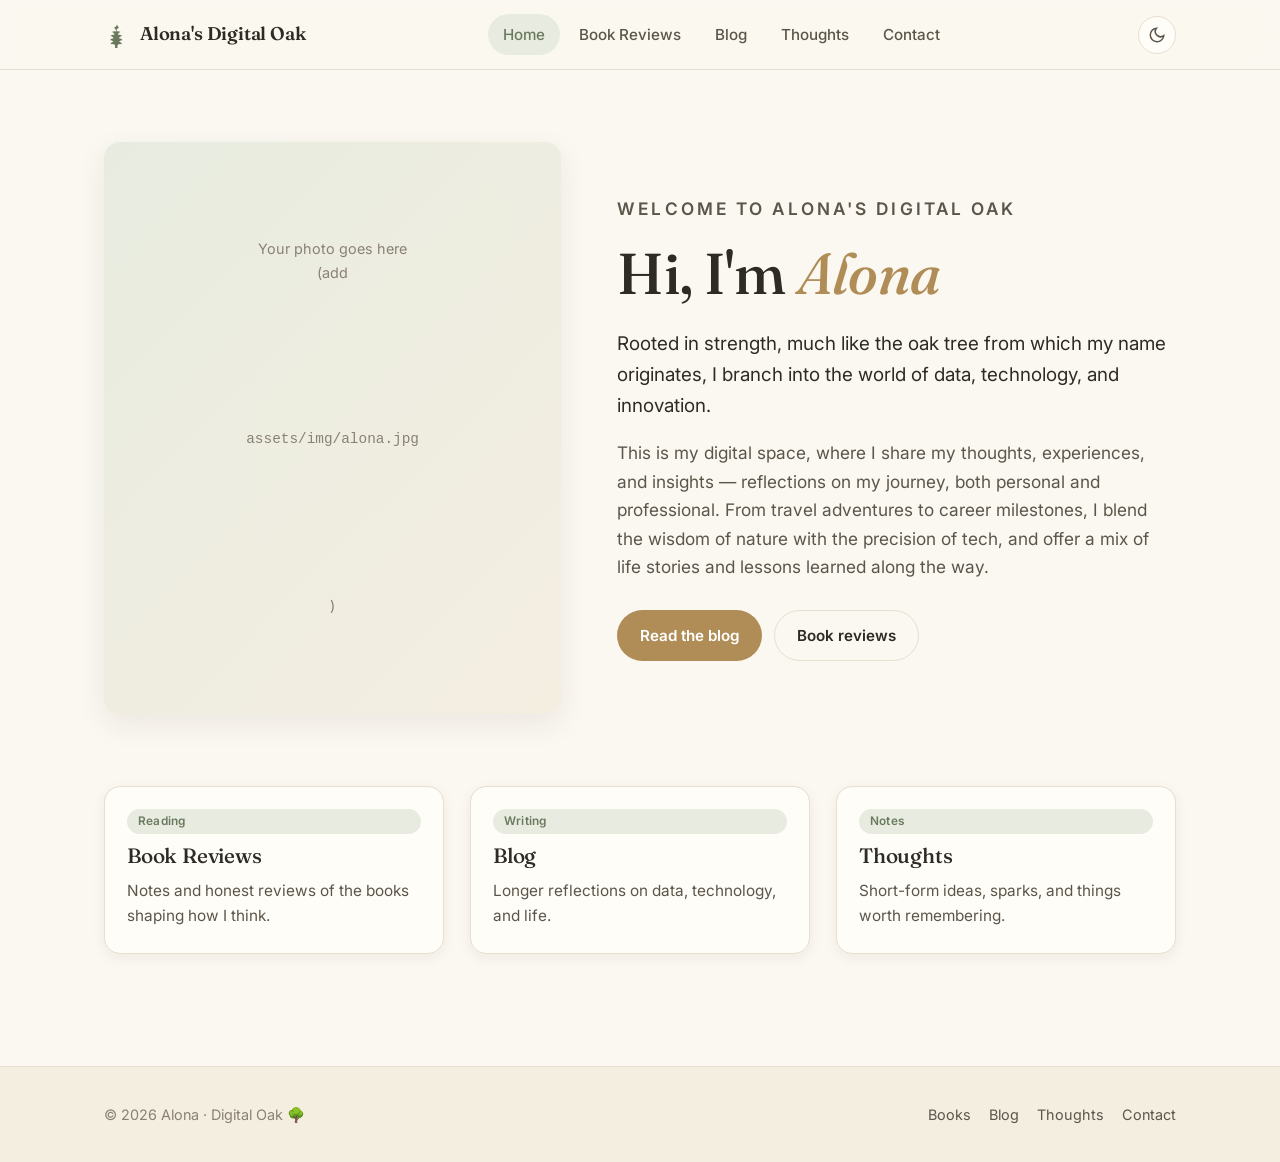
<file: index.html>
<!DOCTYPE html>
<html lang="en">
<head>
  <meta charset="UTF-8">
  <meta name="viewport" content="width=device-width, initial-scale=1.0">
  <title>Alona's Digital Oak — Home</title>
  <meta name="description" content="Welcome to Alona's Digital Oak — reflections on data, technology, innovation, book reviews and thoughts along the way.">
  <link rel="icon" type="image/svg+xml" href="assets/img/favicon.svg">
  <!-- Social sharing -->
  <meta property="og:title" content="Alona's Digital Oak">
  <meta property="og:description" content="Reflections on data, technology, innovation — book reviews, a blog, and thoughts.">
  <meta property="og:type" content="website">
  <link rel="preconnect" href="https://fonts.googleapis.com">
  <link rel="preconnect" href="https://fonts.gstatic.com" crossorigin>
  <link href="https://fonts.googleapis.com/css2?family=Fraunces:ital,opsz,wght@0,9..144,400;0,9..144,500;0,9..144,600;1,9..144,400;1,9..144,500&family=Inter:wght@400;500;600&display=swap" rel="stylesheet">
  <link rel="stylesheet" href="assets/css/style.css">
</head>
<body>

  <!-- ============ NAV ============ -->
  <nav class="site-nav">
    <div class="nav-inner">
      <a class="brand" href="index.html">
        <svg viewBox="0 0 32 32" fill="none" aria-hidden="true"><path fill="currentColor" d="M16 3c-.6 2.4-2.4 3.6-4.3 4.1 1.9.7 3.1 2.1 3.1 4.5-1.9-.7-3.6-.2-5.3.7 1.9.4 3.2 1.6 3.6 3.5-2-.5-3.7.1-5.3 1.3 2 .1 3.5 1.1 4.1 2.9-2-.1-3.6.8-4.8 2.4 2-.2 3.6.4 4.6 1.9-1.8.4-3.1 1.4-3.8 3.2 2.4-.7 4.3-.4 5.7 1.1V32h3v-3.4c1.4-1.5 3.3-1.8 5.7-1.1-.7-1.8-2-2.8-3.8-3.2 1-1.5 2.6-2.1 4.6-1.9-1.2-1.6-2.8-2.5-4.8-2.4.6-1.8 2.1-2.8 4.1-2.9-1.6-1.2-3.3-1.8-5.3-1.3.4-1.9 1.7-3.1 3.6-3.5-1.7-.9-3.4-1.4-5.3-.7 0-2.4 1.2-3.8 3.1-4.5C18.4 6.6 16.6 5.4 16 3Z"/></svg>
        <span>Alona's Digital Oak</span>
      </a>
      <ul class="nav-links" id="navLinks">
        <li><a href="index.html">Home</a></li>
        <li><a href="books.html">Book Reviews</a></li>
        <li><a href="blog.html">Blog</a></li>
        <li><a href="thoughts.html">Thoughts</a></li>
        <li><a href="contact.html">Contact</a></li>
      </ul>
      <div class="nav-tools">
        <button class="icon-btn" onclick="toggleTheme()" aria-label="Toggle dark mode" title="Toggle theme">
          <svg viewBox="0 0 24 24" fill="none" stroke="currentColor" stroke-width="2" stroke-linecap="round"><path d="M21 12.8A9 9 0 1 1 11.2 3a7 7 0 0 0 9.8 9.8Z"/></svg>
        </button>
        <button class="icon-btn nav-toggle" onclick="toggleNav()" aria-label="Menu">
          <svg viewBox="0 0 24 24" fill="none" stroke="currentColor" stroke-width="2" stroke-linecap="round"><path d="M4 7h16M4 12h16M4 17h16"/></svg>
        </button>
      </div>
    </div>
  </nav>

  <!-- ============ HERO ============ -->
  <header class="hero">
    <div class="container hero-grid">
      <div class="hero-photo">
        <!-- Swap this block for your photo:
             <img src="assets/img/alona.jpg" alt="Alona"> -->
        <div class="placeholder">Your photo goes here<br>(add <code>assets/img/alona.jpg</code>)</div>
      </div>
      <div class="hero-text">
        <p class="eyebrow">Welcome to Alona's Digital Oak</p>
        <h1>Hi, I'm <span class="accent">Alona</span></h1>
        <p class="lead">Rooted in strength, much like the oak tree from which my name originates, I branch into the world of data, technology, and innovation.</p>
        <p>This is my digital space, where I share my thoughts, experiences, and insights — reflections on my journey, both personal and professional. From travel adventures to career milestones, I blend the wisdom of nature with the precision of tech, and offer a mix of life stories and lessons learned along the way.</p>
        <div class="btn-row">
          <a class="btn btn-primary" href="blog.html">Read the blog</a>
          <a class="btn btn-ghost" href="books.html">Book reviews</a>
        </div>
      </div>
    </div>
  </header>

  <!-- ============ QUICK LINKS ============ -->
  <main class="section">
    <div class="container">
      <div class="card-grid">
        <article class="card"><a class="card-link" href="books.html"><div class="card-body">
          <span class="tag">Reading</span>
          <h3>Book Reviews</h3>
          <p>Notes and honest reviews of the books shaping how I think.</p>
        </div></a></article>
        <article class="card"><a class="card-link" href="blog.html"><div class="card-body">
          <span class="tag">Writing</span>
          <h3>Blog</h3>
          <p>Longer reflections on data, technology, and life.</p>
        </div></a></article>
        <article class="card"><a class="card-link" href="thoughts.html"><div class="card-body">
          <span class="tag">Notes</span>
          <h3>Thoughts</h3>
          <p>Short-form ideas, sparks, and things worth remembering.</p>
        </div></a></article>
      </div>
    </div>
  </main>

  <!-- ============ FOOTER ============ -->
  <footer class="site-footer">
    <div class="footer-inner">
      <p>© <span id="year"></span> Alona · Digital Oak 🌳</p>
      <div class="footer-links">
        <a href="books.html">Books</a>
        <a href="blog.html">Blog</a>
        <a href="thoughts.html">Thoughts</a>
        <a href="contact.html">Contact</a>
      </div>
    </div>
  </footer>

  <script src="assets/js/main.js"></script>
  <script>document.getElementById("year").textContent = new Date().getFullYear();</script>
</body>
</html>
</file>
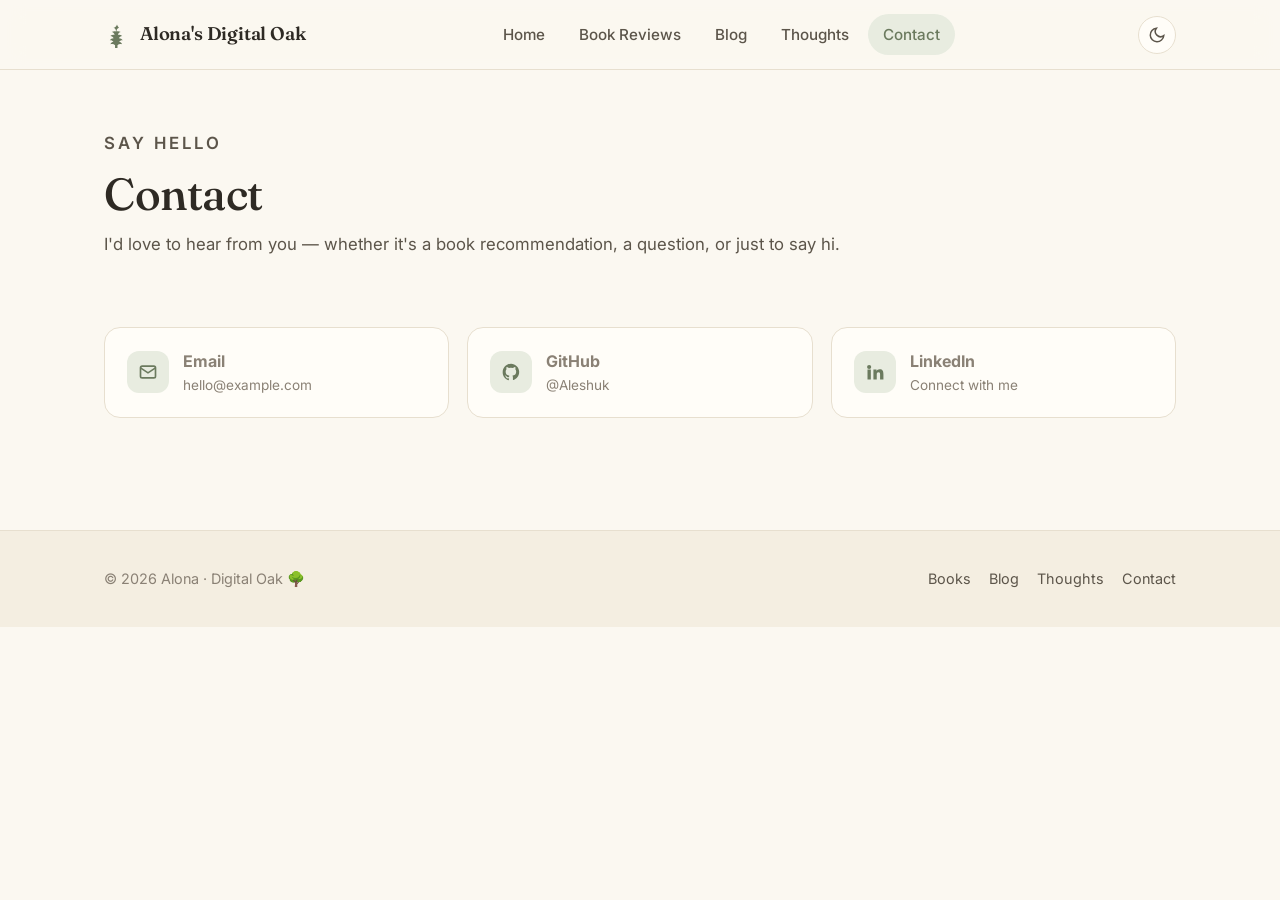
<file: contact.html>
<!DOCTYPE html>
<html lang="en">
<head>
  <meta charset="UTF-8">
  <meta name="viewport" content="width=device-width, initial-scale=1.0">
  <title>Contact — Alona's Digital Oak</title>
  <meta name="description" content="Get in touch with Alona.">
  <link rel="icon" type="image/svg+xml" href="assets/img/favicon.svg">
  <meta property="og:title" content="Contact — Alona's Digital Oak">
  <link rel="preconnect" href="https://fonts.googleapis.com">
  <link rel="preconnect" href="https://fonts.gstatic.com" crossorigin>
  <link href="https://fonts.googleapis.com/css2?family=Fraunces:ital,opsz,wght@0,9..144,400;0,9..144,500;0,9..144,600;1,9..144,400;1,9..144,500&family=Inter:wght@400;500;600&display=swap" rel="stylesheet">
  <link rel="stylesheet" href="assets/css/style.css">
</head>
<body>
  <nav class="site-nav">
    <div class="nav-inner">
      <a class="brand" href="index.html">
        <svg viewBox="0 0 32 32" fill="none" aria-hidden="true"><path fill="currentColor" d="M16 3c-.6 2.4-2.4 3.6-4.3 4.1 1.9.7 3.1 2.1 3.1 4.5-1.9-.7-3.6-.2-5.3.7 1.9.4 3.2 1.6 3.6 3.5-2-.5-3.7.1-5.3 1.3 2 .1 3.5 1.1 4.1 2.9-2-.1-3.6.8-4.8 2.4 2-.2 3.6.4 4.6 1.9-1.8.4-3.1 1.4-3.8 3.2 2.4-.7 4.3-.4 5.7 1.1V32h3v-3.4c1.4-1.5 3.3-1.8 5.7-1.1-.7-1.8-2-2.8-3.8-3.2 1-1.5 2.6-2.1 4.6-1.9-1.2-1.6-2.8-2.5-4.8-2.4.6-1.8 2.1-2.8 4.1-2.9-1.6-1.2-3.3-1.8-5.3-1.3.4-1.9 1.7-3.1 3.6-3.5-1.7-.9-3.4-1.4-5.3-.7 0-2.4 1.2-3.8 3.1-4.5C18.4 6.6 16.6 5.4 16 3Z"/></svg>
        <span>Alona's Digital Oak</span>
      </a>
      <ul class="nav-links" id="navLinks">
        <li><a href="index.html">Home</a></li>
        <li><a href="books.html">Book Reviews</a></li>
        <li><a href="blog.html">Blog</a></li>
        <li><a href="thoughts.html">Thoughts</a></li>
        <li><a href="contact.html">Contact</a></li>
      </ul>
      <div class="nav-tools">
        <button class="icon-btn" onclick="toggleTheme()" aria-label="Toggle dark mode" title="Toggle theme">
          <svg viewBox="0 0 24 24" fill="none" stroke="currentColor" stroke-width="2" stroke-linecap="round"><path d="M21 12.8A9 9 0 1 1 11.2 3a7 7 0 0 0 9.8 9.8Z"/></svg>
        </button>
        <button class="icon-btn nav-toggle" onclick="toggleNav()" aria-label="Menu">
          <svg viewBox="0 0 24 24" fill="none" stroke="currentColor" stroke-width="2" stroke-linecap="round"><path d="M4 7h16M4 12h16M4 17h16"/></svg>
        </button>
      </div>
    </div>
  </nav>

  <header class="page-head">
    <div class="container">
      <p class="eyebrow">Say hello</p>
      <h1>Contact</h1>
      <p>I'd love to hear from you — whether it's a book recommendation, a question, or just to say hi.</p>
    </div>
  </header>

  <main class="section">
    <div class="container">
      <div class="contact-grid">
        <!-- Edit these links to your own accounts -->
        <a class="contact-card" href="mailto:hello@example.com">
          <span class="ci"><svg viewBox="0 0 24 24" fill="none" stroke="currentColor" stroke-width="2"><rect x="3" y="5" width="18" height="14" rx="2"/><path d="m3 7 9 6 9-6"/></svg></span>
          <span><b>Email</b><span>hello@example.com</span></span>
        </a>
        <a class="contact-card" href="https://github.com/Aleshuk" target="_blank" rel="noopener">
          <span class="ci"><svg viewBox="0 0 24 24" fill="currentColor"><path d="M12 2C6.5 2 2 6.6 2 12.2c0 4.5 2.9 8.3 6.8 9.6.5.1.7-.2.7-.5v-1.7c-2.8.6-3.4-1.4-3.4-1.4-.5-1.2-1.1-1.5-1.1-1.5-.9-.6.1-.6.1-.6 1 .1 1.5 1 1.5 1 .9 1.6 2.4 1.1 3 .8.1-.7.3-1.1.6-1.4-2.2-.3-4.6-1.1-4.6-5 0-1.1.4-2 1-2.7-.1-.3-.4-1.3.1-2.7 0 0 .8-.3 2.7 1a9.4 9.4 0 0 1 5 0c1.9-1.3 2.7-1 2.7-1 .5 1.4.2 2.4.1 2.7.6.7 1 1.6 1 2.7 0 3.9-2.3 4.7-4.6 5 .4.3.7.9.7 1.9v2.8c0 .3.2.6.7.5 3.9-1.3 6.8-5.1 6.8-9.6C22 6.6 17.5 2 12 2Z"/></svg></span>
          <span><b>GitHub</b><span>@Aleshuk</span></span>
        </a>
        <a class="contact-card" href="https://www.linkedin.com/" target="_blank" rel="noopener">
          <span class="ci"><svg viewBox="0 0 24 24" fill="currentColor"><path d="M4.98 3.5a2.5 2.5 0 1 0 0 5 2.5 2.5 0 0 0 0-5ZM3 9h4v12H3V9Zm7 0h3.8v1.7h.1c.5-.9 1.8-1.9 3.6-1.9 3.9 0 4.6 2.5 4.6 5.8V21h-4v-5.6c0-1.3 0-3-1.9-3s-2.1 1.4-2.1 2.9V21h-4V9Z"/></svg></span>
          <span><b>LinkedIn</b><span>Connect with me</span></span>
        </a>
      </div>
    </div>
  </main>

  <footer class="site-footer">
    <div class="footer-inner">
      <p>© <span id="year"></span> Alona · Digital Oak 🌳</p>
      <div class="footer-links">
        <a href="books.html">Books</a><a href="blog.html">Blog</a><a href="thoughts.html">Thoughts</a><a href="contact.html">Contact</a>
      </div>
    </div>
  </footer>

  <script src="assets/js/main.js"></script>
  <script>document.getElementById("year").textContent = new Date().getFullYear();</script>
</body>
</html>
</file>
<file: assets/css/style.css>
/* ============================================================
   Alona's Digital Oak — design system
   Warm, editorial, nature + tech. Light & dark themes.
   ============================================================ */

:root {
  /* Light theme (default) */
  --bg:        #FBF8F1;
  --bg-alt:    #F4EEE1;
  --surface:   #FFFDF8;
  --ink:       #2E2A24;
  --ink-soft:  #5C554A;
  --muted:     #8A8175;
  --line:      #E7DFCF;
  --gold:      #B08D57;   /* acorn / oak */
  --gold-deep: #96733F;
  --sage:      #6B7A5E;   /* leaf */
  --sage-soft: #E8ECE0;
  --shadow:    0 10px 30px rgba(46, 42, 36, 0.08);
  --shadow-sm: 0 4px 14px rgba(46, 42, 36, 0.06);
  --radius:    16px;
  --radius-sm: 10px;
  --maxw:      1120px;
  --font-serif: "Fraunces", Georgia, "Times New Roman", serif;
  --font-sans:  "Inter", -apple-system, BlinkMacSystemFont, "Segoe UI", sans-serif;
}

:root[data-theme="dark"] {
  --bg:        #1A1813;
  --bg-alt:    #211E18;
  --surface:   #24211B;
  --ink:       #ECE6DA;
  --ink-soft:  #C3BBAB;
  --muted:     #9C9384;
  --line:      #35312A;
  --gold:      #CBA56B;
  --gold-deep: #DDBE86;
  --sage:      #9DAE8B;
  --sage-soft: #2A2E24;
  --shadow:    0 10px 30px rgba(0, 0, 0, 0.35);
  --shadow-sm: 0 4px 14px rgba(0, 0, 0, 0.25);
}

* { box-sizing: border-box; }

html { scroll-behavior: smooth; }

body {
  margin: 0;
  font-family: var(--font-sans);
  background: var(--bg);
  color: var(--ink);
  line-height: 1.65;
  font-size: 17px;
  -webkit-font-smoothing: antialiased;
  transition: background .3s ease, color .3s ease;
}

h1, h2, h3, h4 {
  font-family: var(--font-serif);
  font-weight: 500;
  line-height: 1.15;
  color: var(--ink);
  letter-spacing: -0.01em;
}

a { color: var(--gold-deep); text-decoration: none; }
a:hover { color: var(--gold); }

img { max-width: 100%; display: block; }

.container { width: 100%; max-width: var(--maxw); margin: 0 auto; padding: 0 24px; }

/* ---------- Navigation ---------- */
.site-nav {
  position: sticky; top: 0; z-index: 50;
  background: color-mix(in srgb, var(--bg) 85%, transparent);
  backdrop-filter: saturate(180%) blur(12px);
  border-bottom: 1px solid var(--line);
}
.nav-inner {
  max-width: var(--maxw); margin: 0 auto; padding: 14px 24px;
  display: flex; align-items: center; justify-content: space-between; gap: 16px;
}
.brand {
  display: flex; align-items: center; gap: 10px;
  font-family: var(--font-serif); font-size: 1.15rem; font-weight: 600;
  color: var(--ink); letter-spacing: -0.01em; white-space: nowrap;
}
.brand svg { width: 26px; height: 26px; color: var(--sage); flex: none; }

.nav-links { display: flex; align-items: center; gap: 4px; list-style: none; margin: 0; padding: 0; }
.nav-links a {
  display: inline-block; padding: 8px 15px; border-radius: 999px;
  color: var(--ink-soft); font-size: 0.95rem; font-weight: 500;
  transition: background .2s, color .2s;
}
.nav-links a:hover { background: var(--bg-alt); color: var(--ink); }
.nav-links a.active { background: var(--sage-soft); color: var(--sage); }

.nav-tools { display: flex; align-items: center; gap: 8px; }
.icon-btn {
  width: 38px; height: 38px; display: grid; place-items: center;
  border: 1px solid var(--line); border-radius: 999px; background: var(--surface);
  color: var(--ink-soft); cursor: pointer; transition: all .2s;
}
.icon-btn:hover { color: var(--ink); border-color: var(--gold); }
.icon-btn svg { width: 18px; height: 18px; }

.nav-toggle { display: none; }

/* ---------- Hero / Home ---------- */
.hero { padding: 72px 0 40px; }
.hero-grid {
  display: grid; grid-template-columns: 0.9fr 1.1fr; gap: 56px; align-items: center;
}
.hero-photo {
  position: relative; border-radius: var(--radius); overflow: hidden;
  box-shadow: var(--shadow); aspect-ratio: 4 / 5; background: var(--bg-alt);
}
.hero-photo img { width: 100%; height: 100%; object-fit: cover; }
.hero-photo .placeholder {
  width: 100%; height: 100%; display: grid; place-items: center; text-align: center;
  color: var(--muted); font-size: .9rem; padding: 24px; background:
    linear-gradient(135deg, var(--sage-soft), var(--bg-alt));
}
.eyebrow {
  font-size: .8rem; text-transform: uppercase; letter-spacing: .18em;
  color: var(--gold-deep); font-weight: 600; margin: 0 0 14px;
}
.hero h1 { font-size: clamp(2.4rem, 5vw, 3.6rem); margin: 0 0 20px; }
.hero h1 .accent { color: var(--gold); font-style: italic; }
.hero p { color: var(--ink-soft); font-size: 1.08rem; margin: 0 0 18px; max-width: 34em; }
.hero .lead { font-size: 1.18rem; color: var(--ink); }

.btn-row { display: flex; flex-wrap: wrap; gap: 12px; margin-top: 28px; }
.btn {
  display: inline-flex; align-items: center; gap: 8px;
  padding: 12px 22px; border-radius: 999px; font-weight: 600; font-size: .95rem;
  border: 1px solid transparent; cursor: pointer; transition: all .2s;
}
.btn-primary { background: var(--gold); color: #fff; }
.btn-primary:hover { background: var(--gold-deep); color: #fff; }
.btn-ghost { background: transparent; border-color: var(--line); color: var(--ink); }
.btn-ghost:hover { border-color: var(--gold); color: var(--gold-deep); }

/* ---------- Section headers ---------- */
.page-head { padding: 60px 0 8px; }
.page-head .eyebrow { margin-bottom: 10px; }
.page-head h1 { font-size: clamp(2rem, 4vw, 2.8rem); margin: 0 0 12px; }
.page-head p { color: var(--ink-soft); max-width: 46em; margin: 0; font-size: 1.05rem; }
.section { padding: 32px 0 72px; }

/* ---------- Cards / listings ---------- */
.card-grid { display: grid; grid-template-columns: repeat(auto-fill, minmax(300px, 1fr)); gap: 26px; }
.card {
  background: var(--surface); border: 1px solid var(--line); border-radius: var(--radius);
  overflow: hidden; box-shadow: var(--shadow-sm); transition: transform .25s, box-shadow .25s;
  display: flex; flex-direction: column;
}
.card:hover { transform: translateY(-4px); box-shadow: var(--shadow); }
.card a.card-link { color: inherit; display: flex; flex-direction: column; height: 100%; }
.card-cover { aspect-ratio: 16 / 10; background: var(--bg-alt); overflow: hidden; }
.card-cover img { width: 100%; height: 100%; object-fit: cover; }
.card-body { padding: 22px 22px 24px; display: flex; flex-direction: column; gap: 10px; flex: 1; }
.card-meta { display: flex; align-items: center; gap: 10px; font-size: .8rem; color: var(--muted); flex-wrap: wrap; }
.card h3 { font-size: 1.3rem; margin: 0; }
.card p { margin: 0; color: var(--ink-soft); font-size: .96rem; }
.card .book-author { font-style: italic; color: var(--sage); font-size: .92rem; margin: 0; }

.tag { display: inline-block; padding: 3px 11px; border-radius: 999px; background: var(--sage-soft);
  color: var(--sage); font-size: .74rem; font-weight: 600; letter-spacing: .02em; }
.rating { color: var(--gold); letter-spacing: 2px; font-size: .95rem; }
.rating .off { color: var(--line); }

.empty-note { color: var(--muted); font-style: italic; padding: 40px 0; }

/* ---------- Article (post reader) ---------- */
.article { max-width: 760px; margin: 0 auto; padding: 56px 24px 80px; }
.article .back { display: inline-flex; align-items: center; gap: 6px; font-size: .9rem; margin-bottom: 28px; color: var(--muted); }
.article .back:hover { color: var(--gold-deep); }
.article-head h1 { font-size: clamp(2rem, 4.5vw, 3rem); margin: 8px 0 14px; }
.article-head .card-meta { margin-bottom: 8px; }
.article-cover { border-radius: var(--radius); overflow: hidden; margin: 28px 0 8px; box-shadow: var(--shadow-sm); }
.article-body { font-size: 1.12rem; color: var(--ink); }
.article-body h2 { font-size: 1.7rem; margin: 2em 0 .5em; }
.article-body h3 { font-size: 1.35rem; margin: 1.6em 0 .4em; }
.article-body p { margin: 0 0 1.2em; }
.article-body img { border-radius: var(--radius-sm); margin: 1.5em 0; }
.article-body blockquote {
  margin: 1.5em 0; padding: 6px 22px; border-left: 3px solid var(--gold);
  color: var(--ink-soft); font-style: italic; font-family: var(--font-serif); font-size: 1.2rem;
}
.article-body code { background: var(--bg-alt); padding: 2px 7px; border-radius: 6px; font-size: .9em; }
.article-body pre { background: var(--bg-alt); padding: 18px; border-radius: var(--radius-sm); overflow-x: auto; }
.article-body pre code { background: none; padding: 0; }
.article-body ul, .article-body ol { padding-left: 1.4em; margin: 0 0 1.2em; }
.article-body li { margin-bottom: .4em; }
.article-body hr { border: none; border-top: 1px solid var(--line); margin: 2.5em 0; }

/* ---------- Thoughts (timeline) ---------- */
.thoughts-wrap { max-width: 720px; }
.thought {
  display: grid; grid-template-columns: 140px 1fr; gap: 24px;
  padding: 26px 0; border-top: 1px solid var(--line);
}
.thought:first-child { border-top: none; }
.thought-date { color: var(--gold-deep); font-weight: 600; font-size: .85rem; padding-top: 4px; }
.thought-body p:first-child { margin-top: 0; }
.thought-body p { margin: 0 0 .8em; }
.thought-body .card-meta { margin-top: 6px; }
@media (max-width: 640px) {
  .thought { grid-template-columns: 1fr; gap: 6px; }
}

/* ---------- Contact ---------- */
.contact-grid { display: grid; grid-template-columns: repeat(auto-fit, minmax(220px, 1fr)); gap: 18px; margin-top: 28px; }
.contact-card {
  display: flex; align-items: center; gap: 14px; padding: 20px 22px;
  background: var(--surface); border: 1px solid var(--line); border-radius: var(--radius);
  color: var(--ink); transition: all .2s;
}
.contact-card:hover { border-color: var(--gold); transform: translateY(-3px); box-shadow: var(--shadow-sm); }
.contact-card .ci { width: 42px; height: 42px; flex: none; display: grid; place-items: center;
  border-radius: 12px; background: var(--sage-soft); color: var(--sage); }
.contact-card .ci svg { width: 20px; height: 20px; }
.contact-card b { display: block; font-size: 1rem; }
.contact-card span { color: var(--muted); font-size: .85rem; }

/* ---------- Footer ---------- */
.site-footer { border-top: 1px solid var(--line); background: var(--bg-alt); margin-top: 40px; }
.footer-inner { max-width: var(--maxw); margin: 0 auto; padding: 36px 24px;
  display: flex; flex-wrap: wrap; gap: 16px; justify-content: space-between; align-items: center; }
.footer-inner p { margin: 0; color: var(--muted); font-size: .9rem; }
.footer-links { display: flex; gap: 18px; }
.footer-links a { color: var(--ink-soft); font-size: .9rem; }

/* ---------- Responsive ---------- */
@media (max-width: 820px) {
  .hero-grid { grid-template-columns: 1fr; gap: 32px; }
  .hero-photo { max-width: 360px; }
  .hero { padding: 44px 0 20px; }
  .nav-links {
    position: absolute; top: 100%; left: 0; right: 0; flex-direction: column; align-items: stretch;
    background: var(--bg); border-bottom: 1px solid var(--line); padding: 10px 16px 16px; gap: 2px;
    box-shadow: var(--shadow); display: none;
  }
  .nav-links.open { display: flex; }
  .nav-links a { padding: 12px 14px; border-radius: var(--radius-sm); }
  .nav-toggle { display: grid; }
}
</file>
